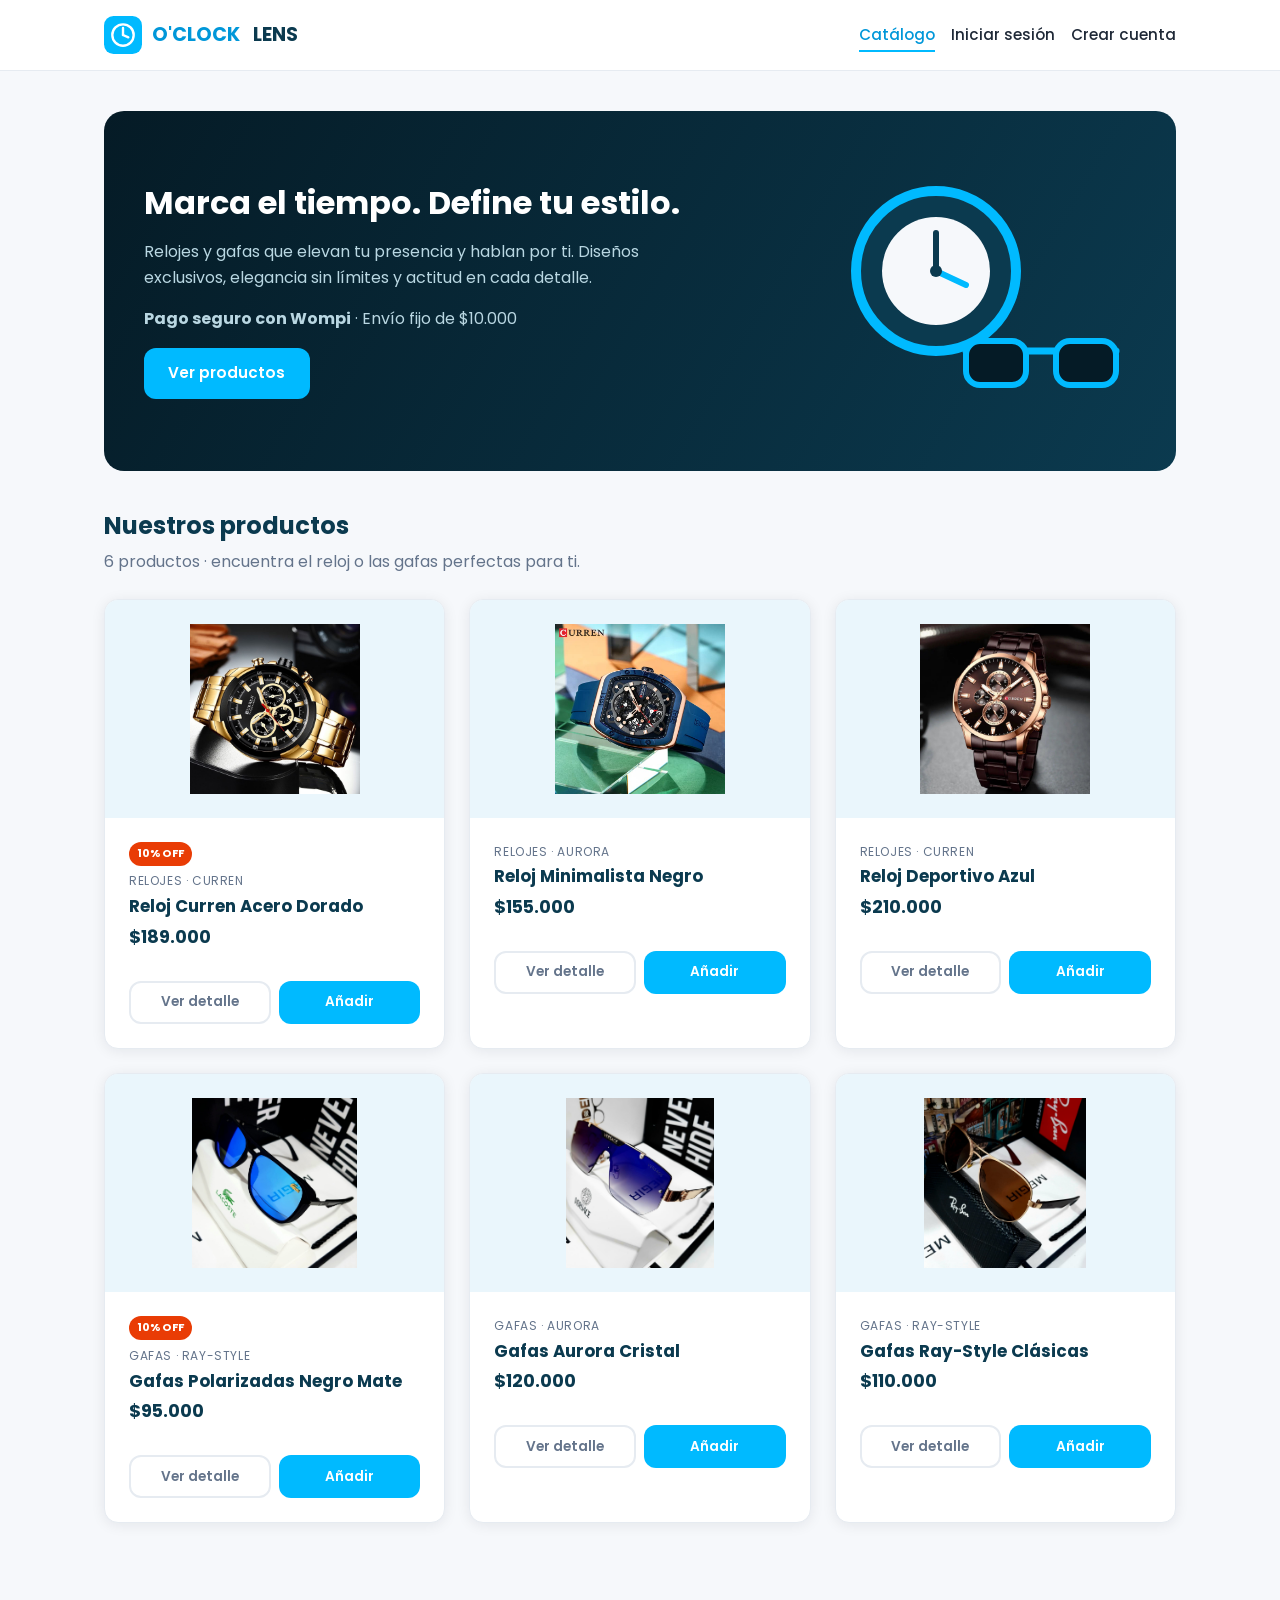
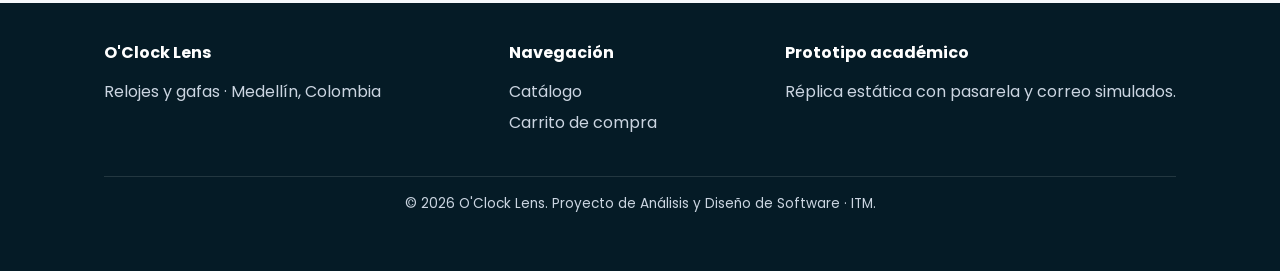
<file: index.html>
<!DOCTYPE html>
<html lang="es">
<head>
  <meta charset="UTF-8">
  <meta name="viewport" content="width=device-width, initial-scale=1.0">
  <title>O'Clock Lens | Catálogo de relojes y gafas</title>
  <meta name="description" content="Tienda de relojes y gafas en Medellín. Explora nuestro catálogo y paga de forma segura.">
  <link rel="icon" type="image/svg+xml" href="img/logo.svg">
  <link rel="stylesheet" href="css/styles.css">
</head>
<body>

  <header class="encabezado" id="encabezado"></header>

  <main class="principal">
    <div class="contenedor">

      <section class="seccion hero" aria-labelledby="titulo-hero">
        <div class="hero__texto">
          <h1 id="titulo-hero">Marca el tiempo. Define tu estilo.</h1>
          <p>
            Relojes y gafas que elevan tu presencia y hablan por ti. Diseños
            exclusivos, elegancia sin límites y actitud en cada detalle.
          </p>
          <p><strong>Pago seguro con Wompi</strong> · Envío fijo de $10.000</p>
          <a class="boton boton--primario" href="#catalogo">Ver productos</a>
        </div>
        <div class="hero__media">
          <img src="img/hero.svg" alt="Reloj y gafas destacados">
        </div>
      </section>

      <section class="seccion" id="catalogo" aria-labelledby="titulo-catalogo">
        <h2 class="seccion__titulo" id="titulo-catalogo">Nuestros productos</h2>
        <p class="seccion__descripcion" id="conteo"></p>
        <div id="avisos"></div>
        <div class="rejilla-productos" id="rejilla"></div>
      </section>

    </div>
  </main>

  <footer class="pie" id="pie"></footer>

  <script src="js/cargar.js"></script>
  <script src="js/paginas/catalogo.js"></script>
</body>
</html>
</file>
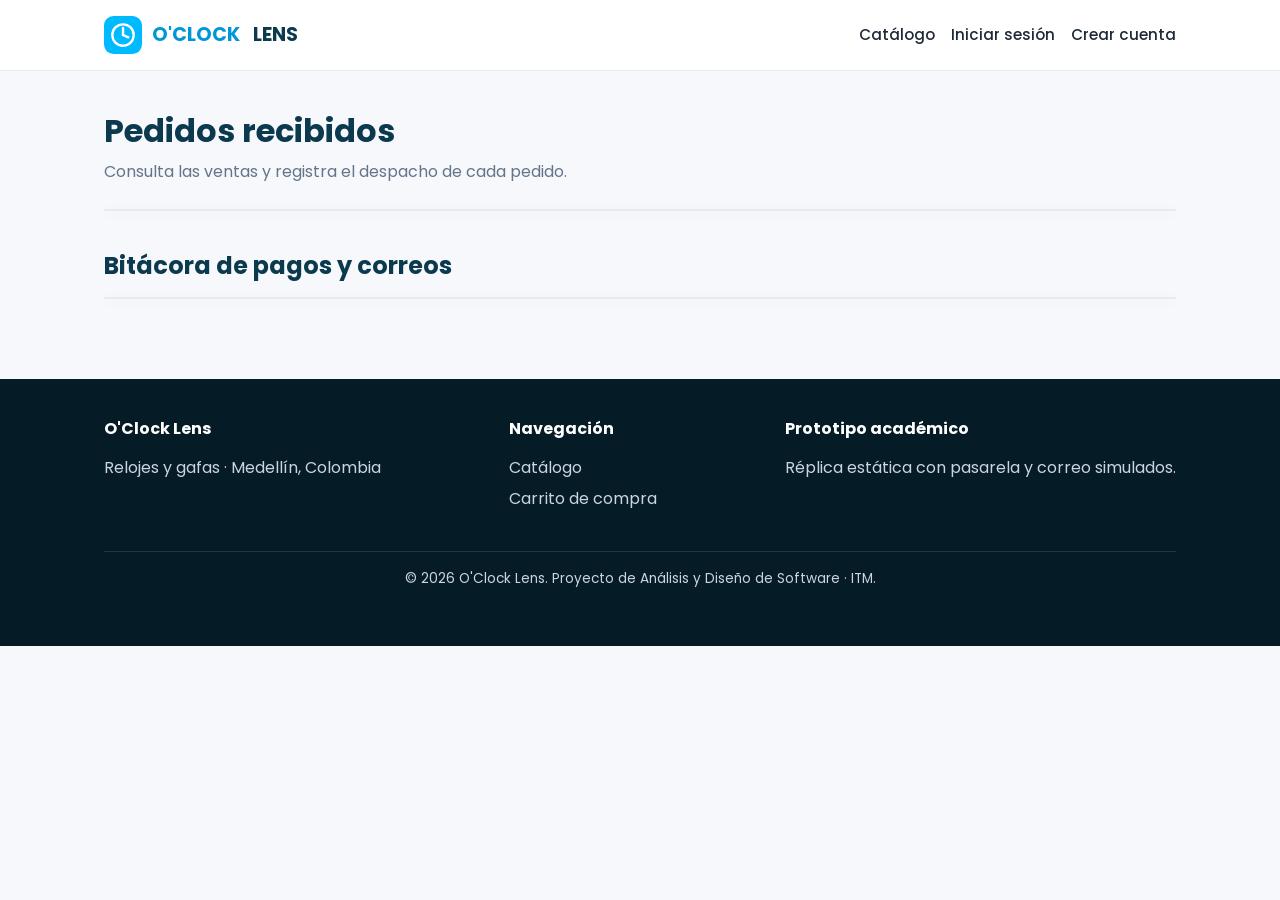
<file: admin-pedidos.html>
<!DOCTYPE html>
<html lang="es">
<head>
  <meta charset="UTF-8">
  <meta name="viewport" content="width=device-width, initial-scale=1.0">
  <title>O'Clock Lens | Admin: pedidos</title>
  <meta name="description" content="Listado de pedidos y actualización de envío.">
  <link rel="icon" type="image/svg+xml" href="img/logo.svg">
  <link rel="stylesheet" href="css/styles.css">
</head>
<body>

  <header class="encabezado" id="encabezado"></header>

  <main class="principal">
    <div class="contenedor">
      <section class="seccion" aria-labelledby="titulo-admin">
        <h1 class="seccion__titulo" id="titulo-admin">Pedidos recibidos</h1>
        <p class="seccion__descripcion">Consulta las ventas y registra el despacho de cada pedido.</p>
        <div id="avisos"></div>
        <div class="contenedor-tabla"><table class="tabla" id="tabla-pedidos"></table></div>
      </section>

      <section class="seccion" aria-labelledby="titulo-bitacora">
        <h2 id="titulo-bitacora">Bitácora de pagos y correos</h2>
        <div class="contenedor-tabla"><table class="tabla" id="tabla-bitacora"></table></div>
      </section>
    </div>
  </main>

  <footer class="pie" id="pie"></footer>

  <script src="js/cargar.js"></script>
  <script src="js/paginas/admin-pedidos.js"></script>
</body>
</html>
</file>
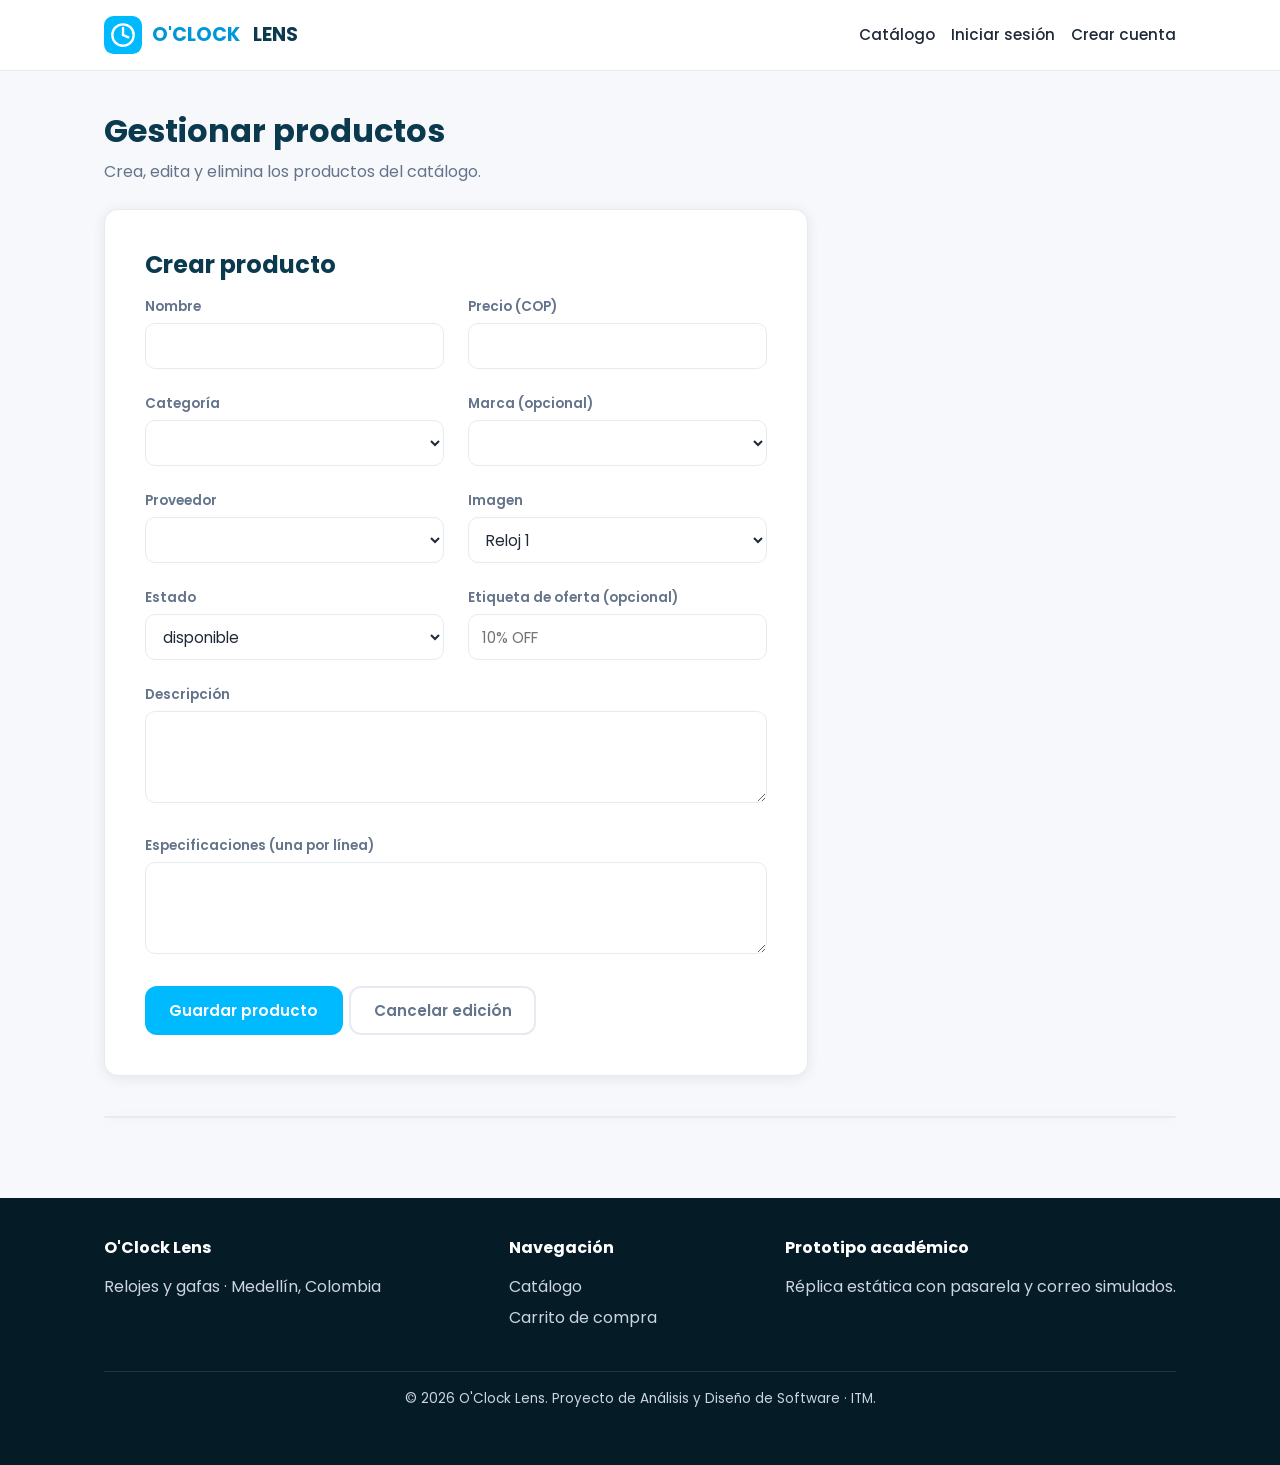
<file: admin-productos.html>
<!DOCTYPE html>
<html lang="es">
<head>
  <meta charset="UTF-8">
  <meta name="viewport" content="width=device-width, initial-scale=1.0">
  <title>O'Clock Lens | Admin: productos</title>
  <meta name="description" content="Gestión de productos del catálogo.">
  <link rel="icon" type="image/svg+xml" href="img/logo.svg">
  <link rel="stylesheet" href="css/styles.css">
</head>
<body>

  <header class="encabezado" id="encabezado"></header>

  <main class="principal">
    <div class="contenedor">
      <section class="seccion" aria-labelledby="titulo-admin">
        <h1 class="seccion__titulo" id="titulo-admin">Gestionar productos</h1>
        <p class="seccion__descripcion">Crea, edita y elimina los productos del catálogo.</p>
        <div id="avisos"></div>

        <form class="tarjeta-formulario formulario-ancho" id="form-producto" style="margin:0 0 2.5rem 0">
          <h2 id="titulo-form">Crear producto</h2>
          <div class="rejilla-campos">
            <div class="campo"><label for="nombre">Nombre</label><input type="text" id="nombre" required></div>
            <div class="campo"><label for="precio">Precio (COP)</label><input type="number" id="precio" min="1" required></div>
            <div class="campo"><label for="categoria">Categoría</label><select id="categoria" required></select></div>
            <div class="campo"><label for="marca">Marca (opcional)</label><select id="marca"></select></div>
            <div class="campo"><label for="proveedor">Proveedor</label><select id="proveedor" required></select></div>
            <div class="campo"><label for="imagen">Imagen</label>
              <select id="imagen" required>
                <option value="img/r-1.jpg">Reloj 1</option>
                <option value="img/r-2.jpg">Reloj 2</option>
                <option value="img/r-3.jpeg">Reloj 3</option>
                <option value="img/g-1.jpg">Gafas 1</option>
                <option value="img/g-2.jpg">Gafas 2</option>
                <option value="img/g-3.jpg">Gafas 3</option>
              </select>
            </div>
            <div class="campo"><label for="estado">Estado</label>
              <select id="estado"><option value="disponible">disponible</option><option value="agotado">agotado</option></select>
            </div>
            <div class="campo"><label for="oferta">Etiqueta de oferta (opcional)</label><input type="text" id="oferta" placeholder="10% OFF"></div>
          </div>
          <div class="campo"><label for="descripcion">Descripción</label><textarea id="descripcion" rows="3"></textarea></div>
          <div class="campo"><label for="especificaciones">Especificaciones (una por línea)</label><textarea id="especificaciones" rows="3"></textarea></div>
          <div class="acciones-fila">
            <button type="submit" class="boton boton--primario" id="guardar">Guardar producto</button>
            <button type="button" class="boton boton--borde" id="cancelar" hidden>Cancelar edición</button>
          </div>
        </form>

        <div class="contenedor-tabla"><table class="tabla" id="tabla-productos"></table></div>
      </section>
    </div>
  </main>

  <footer class="pie" id="pie"></footer>

  <script src="js/cargar.js"></script>
  <script src="js/paginas/admin-productos.js"></script>
</body>
</html>
</file>
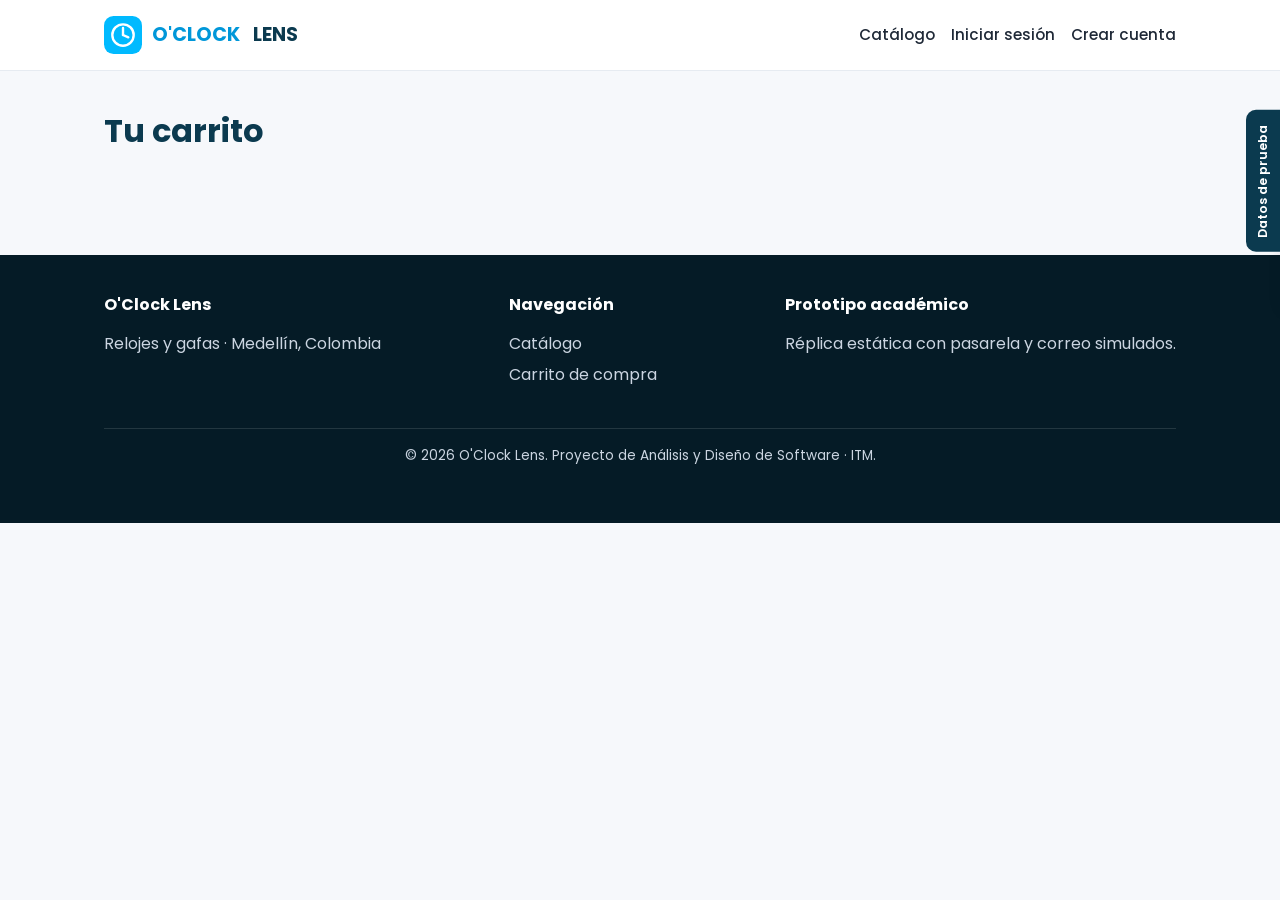
<file: carrito.html>
<!DOCTYPE html>
<html lang="es">
<head>
  <meta charset="UTF-8">
  <meta name="viewport" content="width=device-width, initial-scale=1.0">
  <title>O'Clock Lens | Carrito de compra</title>
  <meta name="description" content="Revisa los productos de tu carrito y procede al pago en O'Clock Lens.">
  <link rel="icon" type="image/svg+xml" href="img/logo.svg">
  <link rel="stylesheet" href="css/styles.css">
</head>
<body>

  <header class="encabezado" id="encabezado"></header>

  <main class="principal">
    <div class="contenedor">
      <section class="seccion" aria-labelledby="titulo-carrito">
        <h1 class="seccion__titulo" id="titulo-carrito">Tu carrito</h1>
        <p class="seccion__descripcion" id="conteo"></p>
        <div id="avisos"></div>
        <div class="carrito" id="carrito"></div>
      </section>
    </div>
  </main>

  <footer class="pie" id="pie"></footer>

  <script src="js/cargar.js"></script>
  <script src="js/paginas/carrito.js"></script>
</body>
</html>
</file>
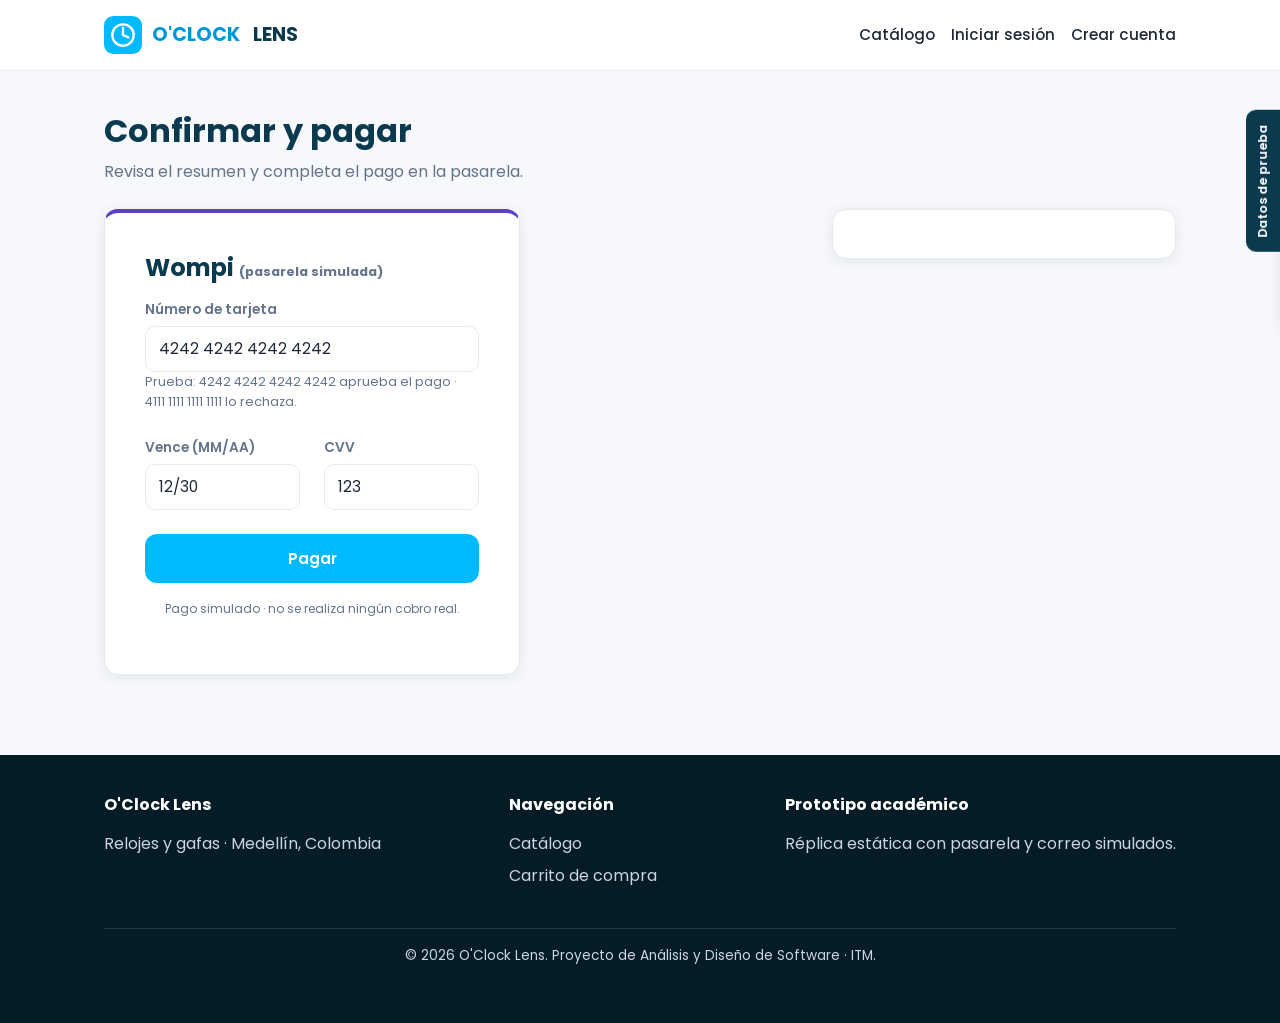
<file: checkout.html>
<!DOCTYPE html>
<html lang="es">
<head>
  <meta charset="UTF-8">
  <meta name="viewport" content="width=device-width, initial-scale=1.0">
  <title>O'Clock Lens | Pago con Wompi (simulado)</title>
  <meta name="description" content="Pasarela de pago simulada para el prototipo académico.">
  <link rel="icon" type="image/svg+xml" href="img/logo.svg">
  <link rel="stylesheet" href="css/styles.css">
</head>
<body>

  <header class="encabezado" id="encabezado"></header>

  <main class="principal">
    <div class="contenedor">
      <section class="seccion" aria-labelledby="titulo-pago">
        <h1 class="seccion__titulo" id="titulo-pago">Confirmar y pagar</h1>
        <p class="seccion__descripcion">Revisa el resumen y completa el pago en la pasarela.</p>
        <div id="avisos"></div>
        <div class="carrito">
          <form class="tarjeta-formulario pasarela" id="form-pago" style="margin:0" novalidate>
            <h2>Wompi <small class="pista">(pasarela simulada)</small></h2>
            <div class="campo">
              <label for="tarjeta">Número de tarjeta</label>
              <input type="text" id="tarjeta" inputmode="numeric" value="4242 4242 4242 4242" required>
              <p class="pista">Prueba: 4242 4242 4242 4242 aprueba el pago · 4111 1111 1111 1111 lo rechaza.</p>
            </div>
            <div class="rejilla-campos">
              <div class="campo">
                <label for="vence">Vence (MM/AA)</label>
                <input type="text" id="vence" value="12/30">
              </div>
              <div class="campo">
                <label for="cvv">CVV</label>
                <input type="text" id="cvv" value="123">
              </div>
            </div>
            <button type="submit" class="boton boton--primario boton--bloque" id="pagar">Pagar</button>
            <p class="pasarela__sello">Pago simulado · no se realiza ningún cobro real.</p>
          </form>
          <aside class="resumen" aria-labelledby="titulo-resumen" id="resumen"></aside>
        </div>
      </section>
    </div>
  </main>

  <footer class="pie" id="pie"></footer>

  <script src="js/cargar.js"></script>
  <script src="js/paginas/checkout.js"></script>
</body>
</html>
</file>
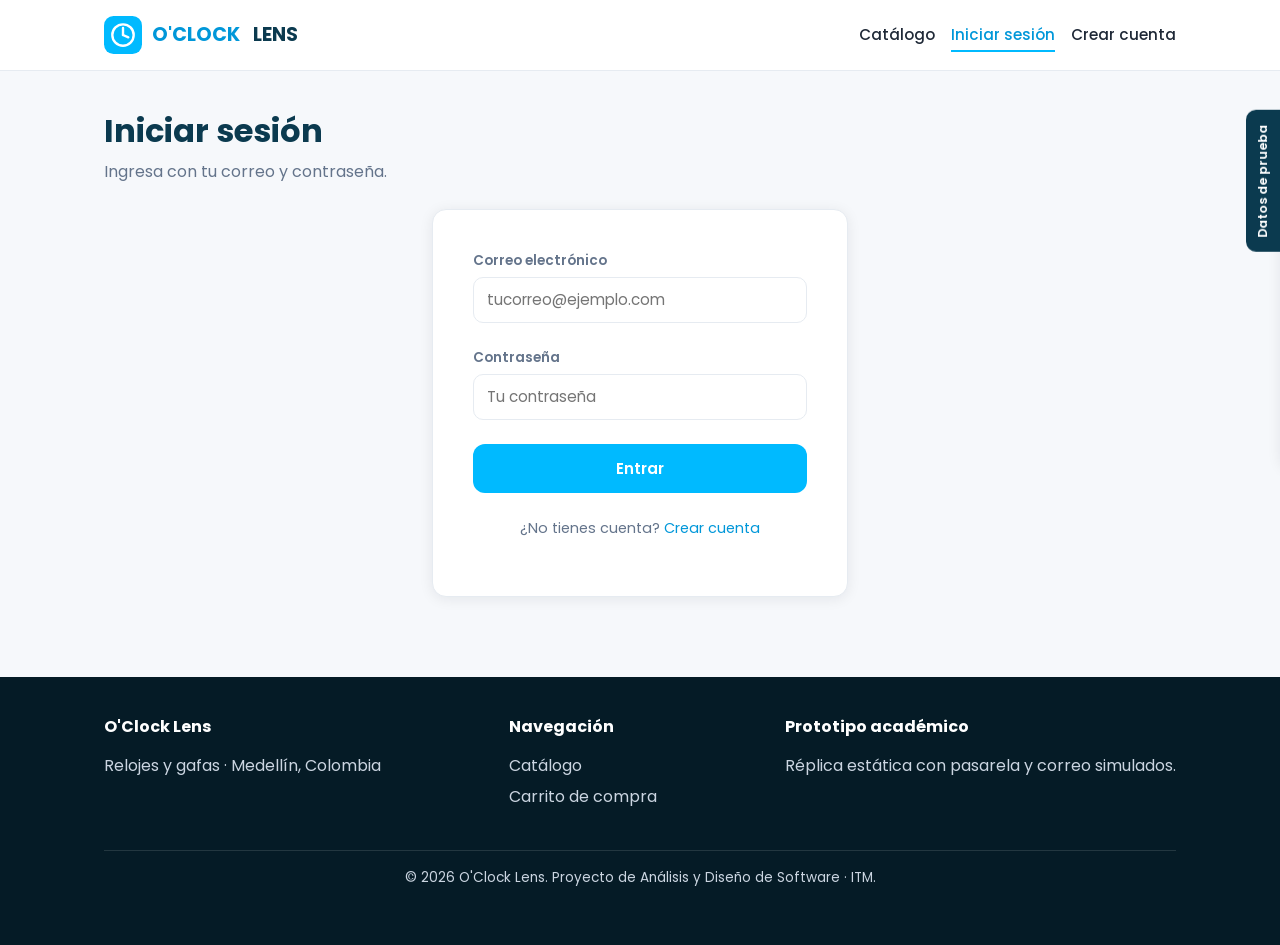
<file: login.html>
<!DOCTYPE html>
<html lang="es">
<head>
  <meta charset="UTF-8">
  <meta name="viewport" content="width=device-width, initial-scale=1.0">
  <title>O'Clock Lens | Iniciar sesión</title>
  <meta name="description" content="Inicia sesión en O'Clock Lens para comprar relojes y gafas.">
  <link rel="icon" type="image/svg+xml" href="img/logo.svg">
  <link rel="stylesheet" href="css/styles.css">
</head>
<body>

  <header class="encabezado" id="encabezado"></header>

  <main class="principal">
    <div class="contenedor">
      <section class="seccion" aria-labelledby="titulo-login">
        <h1 class="seccion__titulo" id="titulo-login">Iniciar sesión</h1>
        <p class="seccion__descripcion">Ingresa con tu correo y contraseña.</p>
        <div id="avisos"></div>
        <form class="tarjeta-formulario" id="form-login">
          <div class="campo">
            <label for="correo">Correo electrónico</label>
            <input type="email" id="correo" placeholder="tucorreo@ejemplo.com" required>
          </div>
          <div class="campo">
            <label for="clave">Contraseña</label>
            <input type="password" id="clave" placeholder="Tu contraseña" required>
          </div>
          <button type="submit" class="boton boton--primario boton--bloque">Entrar</button>
          <p class="formulario__pie">¿No tienes cuenta? <a href="registro.html">Crear cuenta</a></p>
        </form>
      </section>
    </div>
  </main>

  <footer class="pie" id="pie"></footer>

  <script src="js/cargar.js"></script>
  <script src="js/paginas/login.js"></script>
</body>
</html>
</file>
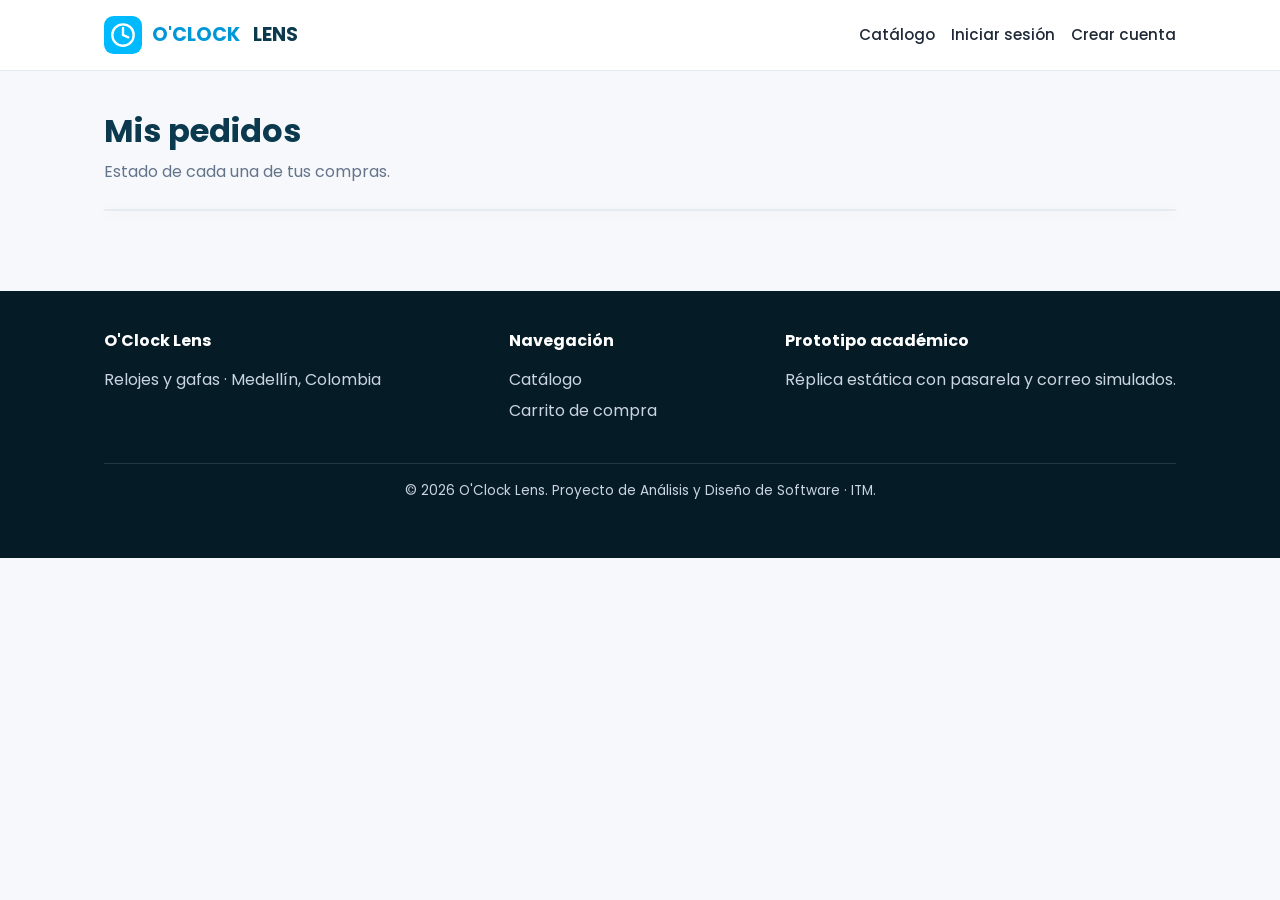
<file: pedidos.html>
<!DOCTYPE html>
<html lang="es">
<head>
  <meta charset="UTF-8">
  <meta name="viewport" content="width=device-width, initial-scale=1.0">
  <title>O'Clock Lens | Mis pedidos</title>
  <meta name="description" content="Consulta el estado de tus pedidos en O'Clock Lens.">
  <link rel="icon" type="image/svg+xml" href="img/logo.svg">
  <link rel="stylesheet" href="css/styles.css">
</head>
<body>

  <header class="encabezado" id="encabezado"></header>

  <main class="principal">
    <div class="contenedor">
      <section class="seccion" aria-labelledby="titulo-pedidos">
        <h1 class="seccion__titulo" id="titulo-pedidos">Mis pedidos</h1>
        <p class="seccion__descripcion">Estado de cada una de tus compras.</p>
        <div id="avisos"></div>
        <div class="contenedor-tabla"><table class="tabla" id="tabla-pedidos"></table></div>
      </section>
    </div>
  </main>

  <footer class="pie" id="pie"></footer>

  <script src="js/cargar.js"></script>
  <script src="js/paginas/pedidos.js"></script>
</body>
</html>
</file>
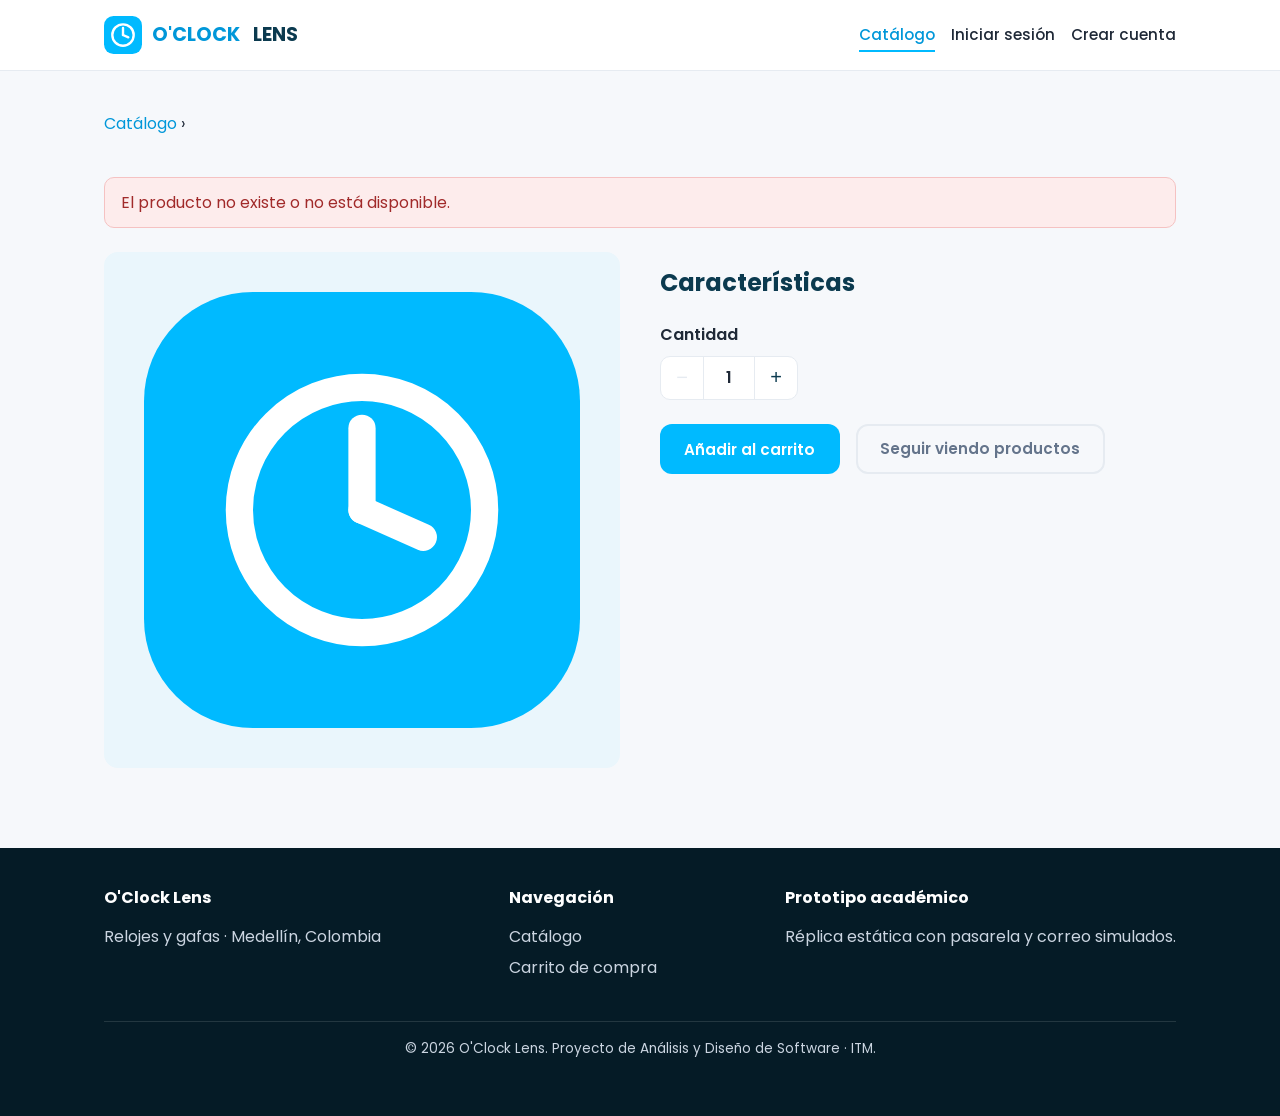
<file: producto.html>
<!DOCTYPE html>
<html lang="es">
<head>
  <meta charset="UTF-8">
  <meta name="viewport" content="width=device-width, initial-scale=1.0">
  <title>O'Clock Lens | Detalle de producto</title>
  <meta name="description" content="Detalle del producto: características, comentarios y precio.">
  <link rel="icon" type="image/svg+xml" href="img/logo.svg">
  <link rel="stylesheet" href="css/styles.css">
</head>
<body>

  <header class="encabezado" id="encabezado"></header>

  <main class="principal">
    <div class="contenedor">

      <nav class="seccion" aria-label="Ruta de navegación">
        <p><a href="index.html">Catálogo</a> &rsaquo; <span id="ruta-nombre"></span></p>
      </nav>
      <div id="avisos"></div>

      <section class="seccion detalle" aria-labelledby="titulo-producto">

        <div class="detalle__imagen">
          <img id="detalle-imagen" src="img/logo.svg" alt="">
        </div>

        <div class="detalle__info">
          <span class="tarjeta__categoria" id="detalle-categoria"></span>
          <h1 id="titulo-producto"></h1>
          <p class="detalle__precio" id="detalle-precio"></p>
          <p id="detalle-descripcion"></p>

          <h2>Características</h2>
          <ul class="detalle__ficha" id="detalle-ficha"></ul>

          <div class="cantidad">
            <label for="cantidad">Cantidad</label>
            <div class="cantidad__control">
              <button type="button" class="cantidad__boton" id="cantidad-menos" aria-label="Disminuir cantidad" disabled>&minus;</button>
              <input type="number" id="cantidad" name="cantidad" value="1" min="1" readonly>
              <button type="button" class="cantidad__boton" id="cantidad-mas" aria-label="Aumentar cantidad">+</button>
            </div>
          </div>

          <div class="detalle__acciones">
            <button type="button" class="boton boton--primario" id="agregar">Añadir al carrito</button>
            <a class="boton boton--borde" href="index.html">Seguir viendo productos</a>
          </div>
        </div>

      </section>

      <section class="seccion" aria-labelledby="titulo-comentarios">
        <h2 id="titulo-comentarios">Comentarios</h2>
        <div id="comentarios"></div>
        <form id="form-comentario" class="formulario-ancho" hidden>
          <div class="campo">
            <label for="texto-comentario">Tu comentario</label>
            <textarea id="texto-comentario" rows="3" required></textarea>
          </div>
          <button type="submit" class="boton boton--secundario">Publicar comentario</button>
        </form>
        <p id="aviso-comentario" class="pista"></p>
      </section>

    </div>
  </main>

  <footer class="pie" id="pie"></footer>

  <script src="js/cargar.js"></script>
  <script src="js/cantidad.js"></script>
  <script src="js/paginas/detalle.js"></script>
</body>
</html>
</file>
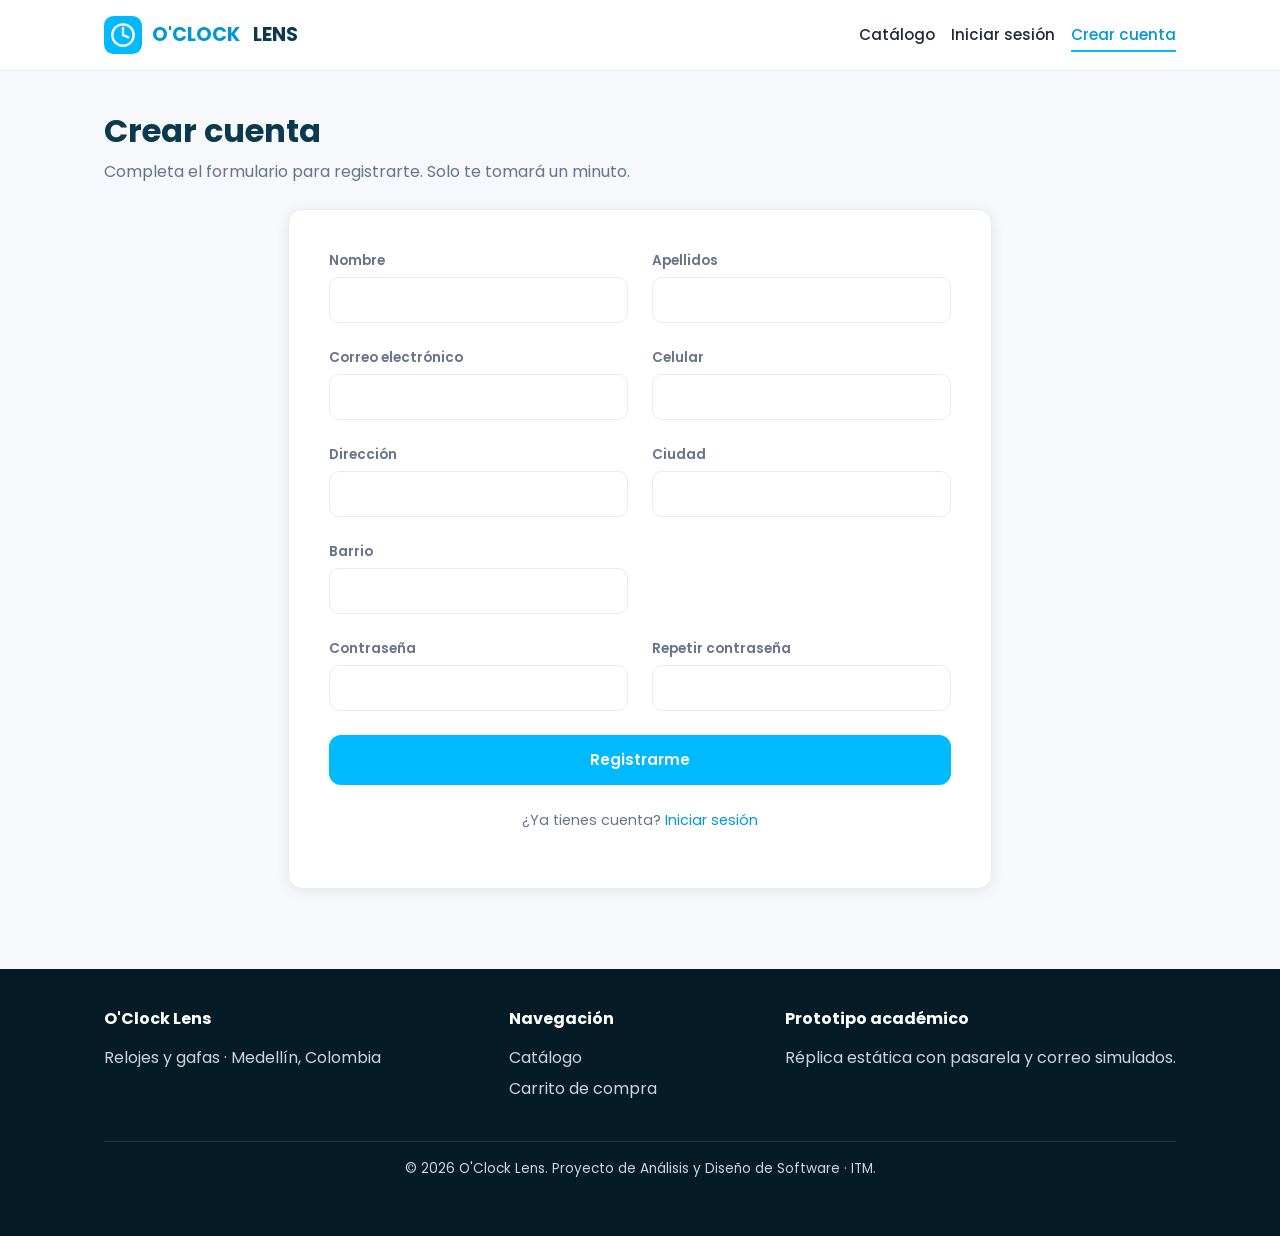
<file: registro.html>
<!DOCTYPE html>
<html lang="es">
<head>
  <meta charset="UTF-8">
  <meta name="viewport" content="width=device-width, initial-scale=1.0">
  <title>O'Clock Lens | Crear cuenta</title>
  <meta name="description" content="Regístrate en O'Clock Lens y compra relojes y gafas en línea.">
  <link rel="icon" type="image/svg+xml" href="img/logo.svg">
  <link rel="stylesheet" href="css/styles.css">
</head>
<body>

  <header class="encabezado" id="encabezado"></header>

  <main class="principal">
    <div class="contenedor">
      <section class="seccion" aria-labelledby="titulo-registro">
        <h1 class="seccion__titulo" id="titulo-registro">Crear cuenta</h1>
        <p class="seccion__descripcion">Completa el formulario para registrarte. Solo te tomará un minuto.</p>
        <div id="avisos"></div>

        <form class="tarjeta-formulario formulario-ancho" id="form-registro">
          <div class="rejilla-campos">
            <div class="campo"><label for="nombre">Nombre</label><input type="text" id="nombre" required></div>
            <div class="campo"><label for="apellidos">Apellidos</label><input type="text" id="apellidos" required></div>
            <div class="campo"><label for="correo">Correo electrónico</label><input type="email" id="correo" required></div>
            <div class="campo"><label for="celular">Celular</label><input type="tel" id="celular" required></div>
            <div class="campo"><label for="direccion">Dirección</label><input type="text" id="direccion" required></div>
            <div class="campo"><label for="ciudad">Ciudad</label><input type="text" id="ciudad" required></div>
            <div class="campo"><label for="barrio">Barrio</label><input type="text" id="barrio" required></div>
            <div></div>
            <div class="campo"><label for="clave">Contraseña</label><input type="password" id="clave" required></div>
            <div class="campo"><label for="clave2">Repetir contraseña</label><input type="password" id="clave2" required></div>
          </div>
          <button type="submit" class="boton boton--primario boton--bloque">Registrarme</button>
          <p class="formulario__pie">¿Ya tienes cuenta? <a href="login.html">Iniciar sesión</a></p>
        </form>
      </section>
    </div>
  </main>

  <footer class="pie" id="pie"></footer>

  <script src="js/cargar.js"></script>
  <script src="js/paginas/registro.js"></script>
</body>
</html>
</file>
<file: css/styles.css>
/* ==========================================================================
   O'Clock Lens - Hoja de estilos principal
   Tienda de relojes y gafas | Medellín
   ========================================================================== */

@import url('https://fonts.googleapis.com/css2?family=Poppins:wght@400;500;600;700&display=swap');

/* -------------------------------------------------------------------------- */
/* 1. Variables: paleta de colores, tipografía y espaciados                   */
/* -------------------------------------------------------------------------- */
:root {
  --color-azul-profundo: #0b3a4f;
  --color-azul-noche: #051b26;
  --color-cian: #00baff;
  --color-cian-oscuro: #0097d9;
  --color-fondo: #f6f8fb;
  --color-superficie: #ffffff;
  --color-borde: #e6ebf1;
  --color-texto: #1f2937;
  --color-texto-suave: #64748b;
  --color-exito: #2e9e5b;
  --color-oferta: #e93c05;

  --fuente-base: 'Poppins', system-ui, -apple-system, 'Segoe UI', Roboto, sans-serif;

  --espacio-xs: 0.5rem;
  --espacio-sm: 1rem;
  --espacio-md: 1.5rem;
  --espacio-lg: 2.5rem;

  --radio: 14px;
  --sombra: 0 2px 14px rgba(15, 23, 42, 0.08);
  --ancho-max: 1120px;
}

/* -------------------------------------------------------------------------- */
/* 2. Reglas base                                                            */
/* -------------------------------------------------------------------------- */
* {
  box-sizing: border-box;
}

html {
  font-size: 100%;
  scroll-behavior: smooth;
}

body {
  margin: 0;
  font-family: var(--fuente-base);
  font-weight: 400;
  line-height: 1.6;
  color: var(--color-texto);
  background-color: var(--color-fondo);
}

h1,
h2,
h3 {
  margin: 0 0 var(--espacio-sm);
  line-height: 1.25;
  color: var(--color-azul-profundo);
}

h1 { font-size: 2rem; }
h2 { font-size: 1.5rem; }
h3 { font-size: 1.15rem; }

p {
  margin: 0 0 var(--espacio-sm);
}

a {
  color: var(--color-cian-oscuro);
  text-decoration: none;
}

a:hover,
a:focus {
  text-decoration: underline;
}

img {
  max-width: 100%;
  display: block;
}

ul {
  margin: 0 0 var(--espacio-sm);
  padding-left: 1.25rem;
}

/* Contenedor centrado reutilizable */
.contenedor {
  width: 100%;
  max-width: var(--ancho-max);
  margin: 0 auto;
  padding: 0 var(--espacio-md);
}

/* -------------------------------------------------------------------------- */
/* 3. Botones                                                                */
/* -------------------------------------------------------------------------- */
.boton {
  display: inline-block;
  font-family: inherit;
  font-size: 0.95rem;
  font-weight: 600;
  text-align: center;
  padding: 0.7rem 1.4rem;
  border: 2px solid transparent;
  border-radius: 12px;
  cursor: pointer;
  transition: background-color 0.15s ease, color 0.15s ease;
}

.boton:hover,
.boton:focus {
  text-decoration: none;
}

.boton--primario {
  background-color: var(--color-cian);
  color: #ffffff;
}

.boton--primario:hover,
.boton--primario:focus {
  background-color: var(--color-cian-oscuro);
}

.boton--secundario {
  background-color: #e7f6fd;
  color: var(--color-cian-oscuro);
}

.boton--secundario:hover,
.boton--secundario:focus {
  background-color: #d5eefa;
}

.boton--borde {
  background-color: transparent;
  border-color: var(--color-borde);
  color: var(--color-texto-suave);
}

.boton--borde:hover,
.boton--borde:focus {
  border-color: var(--color-cian);
  color: var(--color-cian-oscuro);
}

.boton--bloque {
  display: block;
  width: 100%;
}

/* -------------------------------------------------------------------------- */
/* 4. Encabezado y navegación                                                */
/* -------------------------------------------------------------------------- */
.encabezado {
  background-color: var(--color-superficie);
  border-bottom: 1px solid var(--color-borde);
}

.encabezado__interno {
  display: flex;
  align-items: center;
  justify-content: space-between;
  flex-wrap: wrap;
  gap: var(--espacio-sm);
  padding-top: var(--espacio-sm);
  padding-bottom: var(--espacio-sm);
}

.marca {
  display: flex;
  align-items: center;
  gap: 0.6rem;
  font-weight: 700;
  font-size: 1.2rem;
  color: var(--color-azul-profundo);
}

.marca:hover {
  text-decoration: none;
}

.marca img {
  width: 38px;
  height: 38px;
}

.marca span {
  color: var(--color-cian-oscuro);
}

.menu {
  list-style: none;
  display: flex;
  flex-wrap: wrap;
  align-items: center;
  gap: var(--espacio-sm);
  margin: 0;
  padding: 0;
}

.menu a {
  color: var(--color-texto);
  font-weight: 500;
  font-size: 0.95rem;
  padding: 0.3rem 0;
}

.menu a:hover,
.menu a:focus {
  color: var(--color-cian-oscuro);
  text-decoration: none;
}

.menu a.activo {
  color: var(--color-cian-oscuro);
  border-bottom: 2px solid var(--color-cian);
}

/* -------------------------------------------------------------------------- */
/* 5. Contenido principal                                                    */
/* -------------------------------------------------------------------------- */
.principal {
  padding-top: var(--espacio-lg);
  padding-bottom: var(--espacio-lg);
}

.seccion {
  margin-bottom: var(--espacio-lg);
}

.seccion__titulo {
  margin-bottom: var(--espacio-xs);
}

.seccion__descripcion {
  color: var(--color-texto-suave);
  margin-bottom: var(--espacio-md);
}

/* Hero de la portada */
.hero {
  display: flex;
  align-items: center;
  justify-content: space-between;
  flex-wrap: wrap;
  gap: var(--espacio-md);
  background: linear-gradient(120deg, var(--color-azul-noche), var(--color-azul-profundo));
  color: #ffffff;
  border-radius: 20px;
  padding: var(--espacio-lg);
}

.hero h1 {
  color: #ffffff;
}

.hero p {
  color: #b9d7e2;
  max-width: 34rem;
}

.hero__media {
  flex: 1 1 240px;
  max-width: 320px;
}

.hero__texto {
  flex: 1 1 320px;
}

/* -------------------------------------------------------------------------- */
/* 6. Catálogo de productos (Grid)                                           */
/* -------------------------------------------------------------------------- */
.rejilla-productos {
  display: grid;
  grid-template-columns: repeat(auto-fill, minmax(260px, 1fr));
  gap: var(--espacio-md);
}

.tarjeta {
  display: flex;
  flex-direction: column;
  background-color: var(--color-superficie);
  border: 1px solid var(--color-borde);
  border-radius: var(--radio);
  box-shadow: var(--sombra);
  overflow: hidden;
}

.tarjeta__imagen {
  background-color: #eaf6fc;
  padding: var(--espacio-md);
}

.tarjeta__imagen img {
  margin: 0 auto;
  max-height: 170px;
}

.tarjeta__cuerpo {
  display: flex;
  flex-direction: column;
  gap: 0.35rem;
  padding: var(--espacio-md);
}

.tarjeta__categoria {
  font-size: 0.75rem;
  text-transform: uppercase;
  letter-spacing: 0.05em;
  color: var(--color-texto-suave);
}

.tarjeta__nombre {
  font-size: 1.05rem;
  margin: 0;
}

.tarjeta__precio {
  font-weight: 700;
  font-size: 1.1rem;
  color: var(--color-azul-profundo);
}

.tarjeta__acciones {
  display: flex;
  gap: var(--espacio-xs);
  margin-top: var(--espacio-xs);
}

.tarjeta__acciones .boton {
  flex: 1;
  padding: 0.55rem 0.8rem;
  font-size: 0.85rem;
}

.etiqueta-oferta {
  align-self: flex-start;
  background-color: var(--color-oferta);
  color: #ffffff;
  font-size: 0.7rem;
  font-weight: 700;
  padding: 0.2rem 0.5rem;
  border-radius: 999px;
}

/* -------------------------------------------------------------------------- */
/* 7. Detalle de producto                                                    */
/* -------------------------------------------------------------------------- */
.detalle {
  display: grid;
  grid-template-columns: 1fr 1fr;
  gap: var(--espacio-lg);
  align-items: start;
}

.detalle__imagen {
  background-color: #eaf6fc;
  border-radius: var(--radio);
  padding: var(--espacio-lg);
}

.detalle__precio {
  font-size: 1.6rem;
  font-weight: 700;
  color: var(--color-azul-profundo);
  margin-bottom: var(--espacio-sm);
}

.detalle__ficha {
  list-style: disc;
  color: var(--color-texto-suave);
}

.cantidad {
  margin-top: var(--espacio-md);
}

.cantidad label {
  display: block;
  font-weight: 600;
  margin-bottom: var(--espacio-xs);
}

.cantidad__control {
  display: inline-flex;
  align-items: center;
  border: 1px solid var(--color-borde);
  border-radius: 10px;
  background-color: var(--color-superficie);
  overflow: hidden;
}

.cantidad__boton {
  width: 42px;
  height: 42px;
  border: none;
  background: none;
  font-size: 1.25rem;
  color: var(--color-azul-profundo);
  cursor: pointer;
}

.cantidad__boton:hover:not(:disabled) {
  background-color: #eaf6fc;
  color: var(--color-cian-oscuro);
}

.cantidad__boton:disabled {
  color: var(--color-borde);
  cursor: not-allowed;
}

.cantidad__control input {
  width: 52px;
  height: 42px;
  border: none;
  border-left: 1px solid var(--color-borde);
  border-right: 1px solid var(--color-borde);
  text-align: center;
  font: inherit;
  font-weight: 600;
  color: var(--color-texto);
  -moz-appearance: textfield;
}

.cantidad__control input::-webkit-outer-spin-button,
.cantidad__control input::-webkit-inner-spin-button {
  -webkit-appearance: none;
  margin: 0;
}

.detalle__acciones {
  display: flex;
  flex-wrap: wrap;
  gap: var(--espacio-sm);
  margin-top: var(--espacio-md);
}

.miniaturas {
  display: flex;
  gap: var(--espacio-xs);
  margin-top: var(--espacio-sm);
  list-style: none;
  padding: 0;
}

.miniaturas li {
  flex: 1;
  background-color: #eaf6fc;
  border-radius: 10px;
  padding: var(--espacio-xs);
}

/* -------------------------------------------------------------------------- */
/* 8. Formularios (login y registro)                                         */
/* -------------------------------------------------------------------------- */
.tarjeta-formulario {
  max-width: 26rem;
  margin: 0 auto;
  background-color: var(--color-superficie);
  border: 1px solid var(--color-borde);
  border-radius: var(--radio);
  box-shadow: var(--sombra);
  padding: var(--espacio-lg);
}

.campo {
  margin-bottom: var(--espacio-md);
}

.campo label {
  display: block;
  font-size: 0.85rem;
  font-weight: 600;
  color: var(--color-texto-suave);
  margin-bottom: 0.35rem;
}

.campo input {
  width: 100%;
  font-family: inherit;
  font-size: 0.95rem;
  padding: 0.65rem 0.8rem;
  border: 1.5px solid var(--color-borde);
  border-radius: 10px;
  background-color: var(--color-superficie);
  color: var(--color-texto);
}

.campo input:focus {
  outline: none;
  border-color: var(--color-cian);
}

.formulario__pie {
  margin-top: var(--espacio-md);
  font-size: 0.9rem;
  color: var(--color-texto-suave);
  text-align: center;
}

/* -------------------------------------------------------------------------- */
/* 9. Carrito de compra                                                      */
/* -------------------------------------------------------------------------- */
.carrito {
  display: grid;
  grid-template-columns: 2fr 1fr;
  gap: var(--espacio-lg);
  align-items: start;
}

.lista-carrito {
  list-style: none;
  margin: 0;
  padding: 0;
  display: flex;
  flex-direction: column;
  gap: var(--espacio-sm);
}

.item-carrito {
  display: flex;
  align-items: center;
  gap: var(--espacio-sm);
  background-color: var(--color-superficie);
  border: 1px solid var(--color-borde);
  border-radius: var(--radio);
  padding: var(--espacio-sm);
}

.item-carrito__imagen {
  width: 80px;
  flex-shrink: 0;
  background-color: #eaf6fc;
  border-radius: 10px;
  padding: 0.4rem;
}

.item-carrito__info {
  flex: 1;
}

.item-carrito__info h3 {
  margin-bottom: 0.2rem;
}

.item-carrito__precio {
  font-weight: 700;
  color: var(--color-azul-profundo);
}

.resumen {
  background-color: var(--color-superficie);
  border: 1px solid var(--color-borde);
  border-radius: var(--radio);
  box-shadow: var(--sombra);
  padding: var(--espacio-md);
}

.resumen__linea {
  display: flex;
  justify-content: space-between;
  padding: 0.4rem 0;
  color: var(--color-texto-suave);
}

.resumen__linea--total {
  border-top: 1px solid var(--color-borde);
  margin-top: var(--espacio-xs);
  padding-top: var(--espacio-sm);
  font-weight: 700;
  font-size: 1.1rem;
  color: var(--color-texto);
}

/* -------------------------------------------------------------------------- */
/* 10. Pie de página                                                         */
/* -------------------------------------------------------------------------- */
.pie {
  background-color: var(--color-azul-noche);
  color: #cbd5e1;
  padding: var(--espacio-lg) 0;
}

.pie a {
  color: #cbd5e1;
}

.pie__columnas {
  display: flex;
  flex-wrap: wrap;
  justify-content: space-between;
  gap: var(--espacio-md);
}

.pie h3 {
  color: #ffffff;
  font-size: 1rem;
}

.pie ul {
  list-style: none;
  padding: 0;
}

.pie li {
  margin-bottom: 0.35rem;
}

.pie__creditos {
  margin-top: var(--espacio-md);
  padding-top: var(--espacio-sm);
  border-top: 1px solid rgba(255, 255, 255, 0.12);
  font-size: 0.85rem;
  text-align: center;
}

/* -------------------------------------------------------------------------- */
/* 11. Diseño adaptable: media queries sencillas                             */
/* -------------------------------------------------------------------------- */
@media (max-width: 860px) {
  .detalle {
    grid-template-columns: 1fr;
  }

  .carrito {
    grid-template-columns: 1fr;
  }
}

@media (max-width: 640px) {
  h1 { font-size: 1.6rem; }

  .encabezado__interno {
    justify-content: center;
    text-align: center;
  }

  .menu {
    justify-content: center;
  }

  .hero {
    padding: var(--espacio-md);
  }

  .item-carrito {
    flex-direction: column;
    text-align: center;
  }
}

/* -------------------------------------------------------------------------- */
/* 12. Avisos, tablas, estados y formularios del prototipo funcional          */
/* -------------------------------------------------------------------------- */
.menu__usuario {
  font-size: 0.85rem;
  color: var(--color-texto-suave);
}

.aviso {
  padding: 0.75rem 1rem;
  border-radius: 10px;
  margin-bottom: var(--espacio-md);
  border: 1px solid transparent;
}

.aviso--info { background-color: #e7f6fd; border-color: #bfe6f7; color: var(--color-azul-profundo); }
.aviso--exito { background-color: #e8f6ee; border-color: #bfe3cd; color: #1d6b3f; }
.aviso--error { background-color: #fdecec; border-color: #f5c2c2; color: #a12a2a; }

.campo select,
.campo textarea {
  width: 100%;
  font-family: inherit;
  font-size: 0.95rem;
  padding: 0.65rem 0.8rem;
  border: 1.5px solid var(--color-borde);
  border-radius: 10px;
  background-color: var(--color-superficie);
  color: var(--color-texto);
}

.campo select:focus,
.campo textarea:focus {
  outline: none;
  border-color: var(--color-cian);
}

.formulario-ancho {
  max-width: 44rem;
}

.rejilla-campos {
  display: grid;
  grid-template-columns: 1fr 1fr;
  gap: 0 var(--espacio-md);
}

.contenedor-tabla {
  overflow-x: auto;
  background-color: var(--color-superficie);
  border: 1px solid var(--color-borde);
  border-radius: var(--radio);
  box-shadow: var(--sombra);
}

.tabla {
  width: 100%;
  border-collapse: collapse;
  font-size: 0.9rem;
}

.tabla th,
.tabla td {
  text-align: left;
  padding: 0.7rem 0.9rem;
  border-bottom: 1px solid var(--color-borde);
  vertical-align: middle;
}

.tabla th {
  background-color: #f1f6fa;
  color: var(--color-azul-profundo);
  font-size: 0.8rem;
  text-transform: uppercase;
  letter-spacing: 0.04em;
}

.tabla img {
  width: 48px;
  height: 48px;
  object-fit: cover;
  border-radius: 8px;
}

.insignia {
  display: inline-block;
  padding: 0.15rem 0.6rem;
  border-radius: 999px;
  font-size: 0.75rem;
  font-weight: 600;
  background-color: #eef2f6;
  color: var(--color-texto-suave);
}

.insignia--Exitoso, .insignia--disponible { background-color: #e8f6ee; color: #1d6b3f; }
.insignia--rechazado, .insignia--agotado { background-color: #fdecec; color: #a12a2a; }
.insignia--Enviado { background-color: #e7f6fd; color: var(--color-cian-oscuro); }
.insignia--Entregado { background-color: #ece8fb; color: #5b3fc4; }
.insignia--Pendiente { background-color: #fff4dc; color: #8a5a00; }

.acciones-fila {
  display: flex;
  flex-wrap: wrap;
  gap: 0.4rem;
}

.boton--pequeno {
  padding: 0.35rem 0.8rem;
  font-size: 0.8rem;
}

.cupon {
  display: flex;
  gap: var(--espacio-xs);
  margin: var(--espacio-sm) 0;
}

.cupon input {
  flex: 1;
  min-width: 0;
  font-family: inherit;
  padding: 0.55rem 0.7rem;
  border: 1.5px solid var(--color-borde);
  border-radius: 10px;
}

.comentario {
  background-color: var(--color-superficie);
  border: 1px solid var(--color-borde);
  border-radius: 10px;
  padding: 0.7rem 1rem;
  margin-bottom: var(--espacio-xs);
}

.comentario small {
  color: var(--color-texto-suave);
}

.pasarela {
  max-width: 26rem;
  border-top: 4px solid #5b3fc4;
}

.pasarela__sello {
  font-size: 0.75rem;
  color: var(--color-texto-suave);
  text-align: center;
  margin-top: var(--espacio-sm);
}

.pista {
  font-size: 0.8rem;
  color: var(--color-texto-suave);
}

@media (max-width: 640px) {
  .rejilla-campos {
    grid-template-columns: 1fr;
  }
}

/* -------------------------------------------------------------------------- */
/* 13. Panel lateral de datos de prueba (prototipo académico)                 */
/* -------------------------------------------------------------------------- */
.panel-pruebas {
  position: fixed;
  top: 110px;
  right: 0;
  z-index: 50;
  display: flex;
  align-items: flex-start;
  transition: transform 0.2s ease;
}

.panel-pruebas--cerrado {
  transform: translateX(calc(100% - 34px));
}

.panel-pruebas__pestana {
  writing-mode: vertical-rl;
  transform: rotate(180deg);
  width: 34px;
  padding: 0.9rem 0;
  font-family: inherit;
  font-size: 0.8rem;
  font-weight: 600;
  color: #ffffff;
  background-color: var(--color-azul-profundo);
  border: none;
  border-radius: 0 10px 10px 0;
  cursor: pointer;
}

.panel-pruebas__cuerpo {
  width: 270px;
  max-height: calc(100vh - 130px);
  overflow-y: auto;
  background-color: var(--color-superficie);
  border: 1px solid var(--color-borde);
  border-right: none;
  border-radius: var(--radio) 0 0 var(--radio);
  box-shadow: var(--sombra);
  padding: var(--espacio-sm);
  font-size: 0.85rem;
}

.panel-pruebas__cuerpo h2 {
  font-size: 1rem;
  margin-bottom: var(--espacio-xs);
}

.panel-pruebas__cuerpo h3 {
  font-size: 0.8rem;
  text-transform: uppercase;
  letter-spacing: 0.05em;
  color: var(--color-texto-suave);
  margin: var(--espacio-sm) 0 0.25rem;
}

.panel-pruebas__cuerpo p {
  margin-bottom: 0.5rem;
  line-height: 1.45;
}

.panel-pruebas__cuerpo code {
  font-size: 0.8rem;
  background-color: #eef3f7;
  padding: 0.05rem 0.3rem;
  border-radius: 4px;
}

.panel-pruebas__dato {
  font-family: monospace;
  font-size: 0.8rem;
  color: var(--color-cian-oscuro);
  background-color: #eef3f7;
  border: none;
  border-radius: 4px;
  padding: 0.1rem 0.35rem;
  cursor: pointer;
}

.panel-pruebas__dato:hover {
  background-color: #d5eefa;
}

@media (max-width: 860px) {
  .panel-pruebas {
    top: auto;
    bottom: 12px;
  }

  .panel-pruebas__cuerpo {
    max-height: 60vh;
  }
}
</file>
